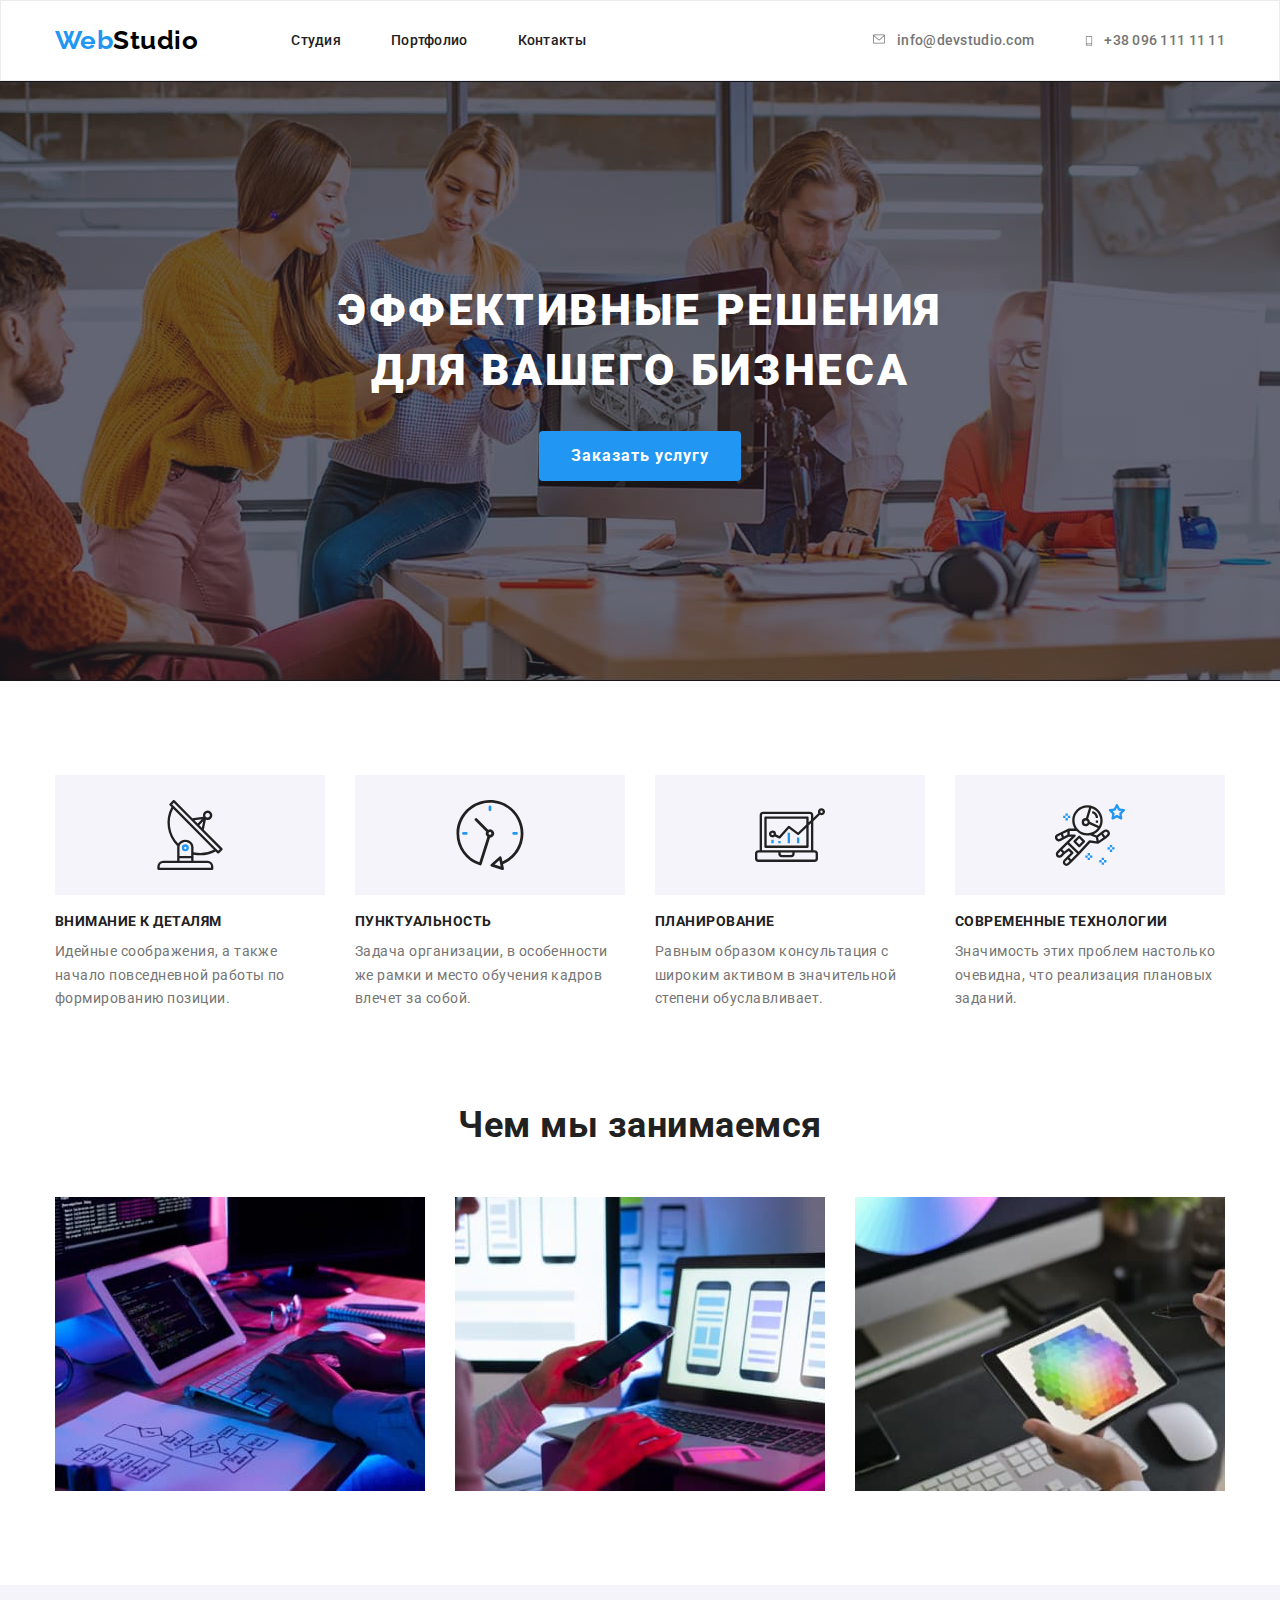
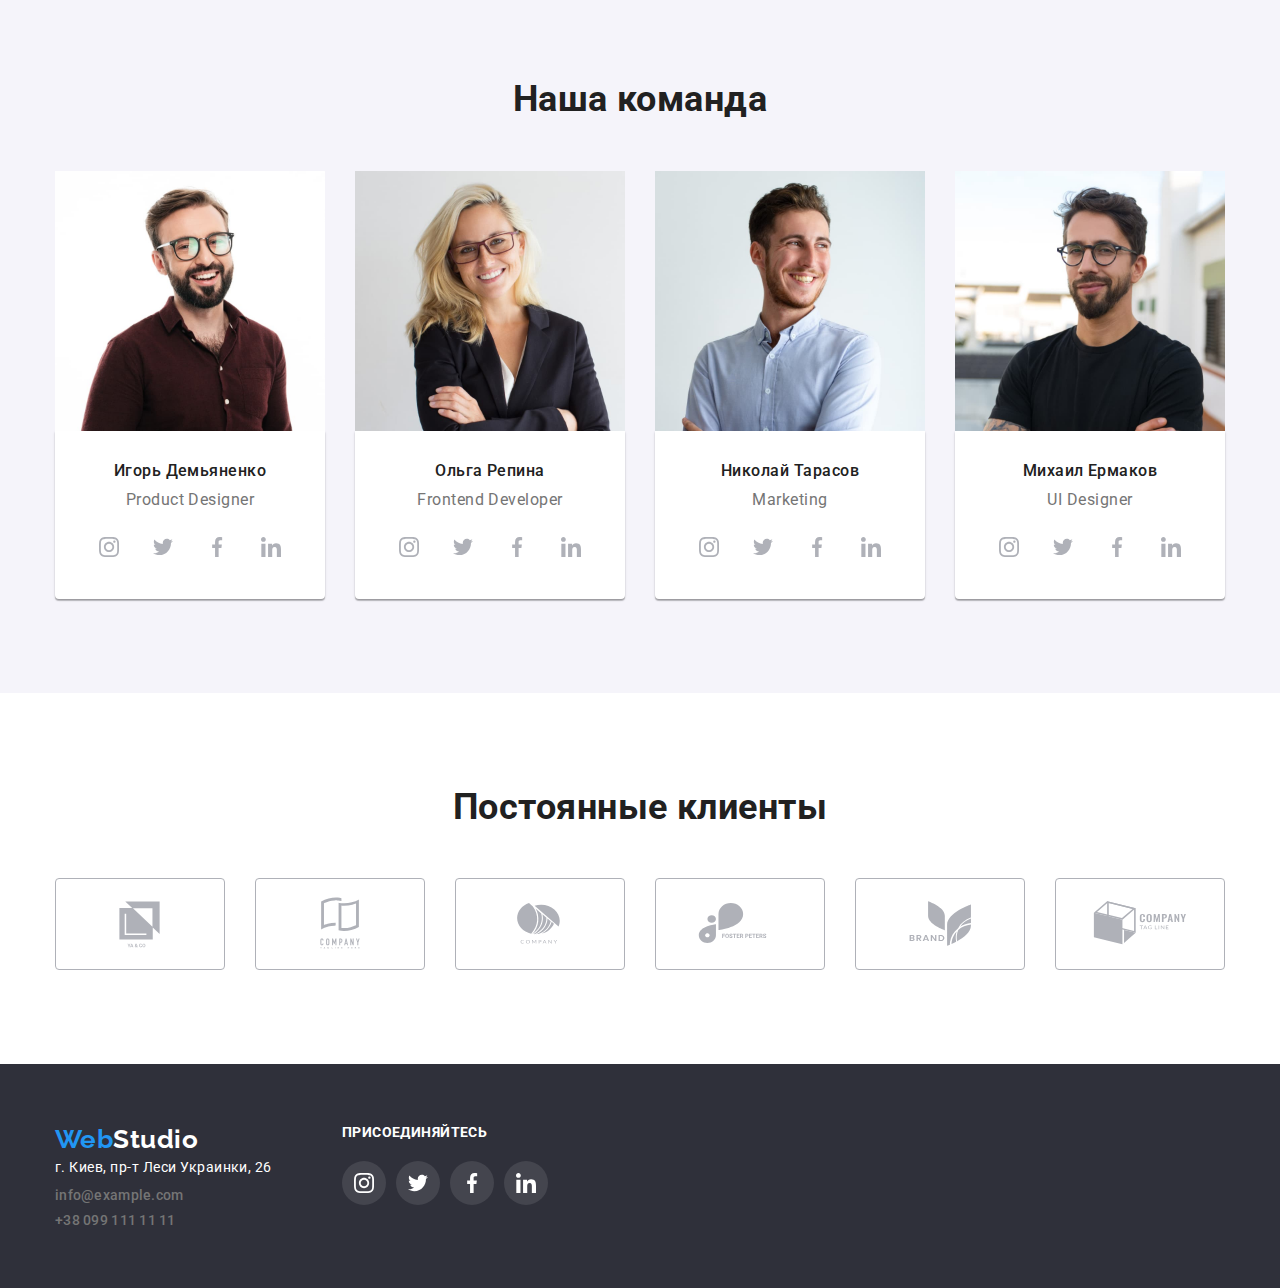
<file: index.html>
<!DOCTYPE html>
<html lang="ru">
<head>
    <meta charset="UTF-8">
    <meta http-equiv="X-UA-Compatible" content="IE=edge">
    <meta name="viewport" content="width=device-width, initial-scale=1.0">
    <link rel="preconnect" href="https://fonts.googleapis.com">
    <link rel="preconnect" href="https://fonts.gstatic.com" crossorigin>
    <link href="https://fonts.googleapis.com/css2?family=Raleway:wght@700&family=Roboto:wght@400;500;700;900&display=swap" rel="stylesheet">
    <link rel="stylesheet" href="https://cdnjs.cloudflare.com/ajax/libs/modern-normalize/1.1.0/modern-normalize.min.css">
    <link rel="stylesheet" href="./css/styles.css">
    <title>WebStudio</title>
</head>
<body>
    <header class="header">
    <div class="container">
        <nav class="header-nav">
            <a class="link-logo link" href="./index.html" lang="en">
            <span class="logo-web">Web</span><span class="logo-studio">Studio</span></a>
            <ul class="header-list list">
                <li class="header-item"><a href="./index.html" class="header-link link">Студия</a></li>
                <li class="header-item"><a href="./portfolio.html" class="header-link link">Портфолио</a></li>
                <li class="header-item"><a href="#contacts" class="header-link link">Контакты</a></li>
            </ul>
        </nav>
        <div class="header-contact">
        <ul class="contacts-list list">
            <li class="contacts">
                <a href="mailto:info@devstudio.com" class="contacts-link link">
                    <svg class="contact-icon" width="16" height="12">
                        <use href="./img/icons.svg#icon-envelope"></use>
                    </svg>
                    info@devstudio.com</a></li>
            <li class="contacts">
                <a href="tel:+380961111111" class="contacts-link link">
                    <svg class="contact-icon" width="10" height="16">
                        <use href="./img/icons.svg#icon-smartphone"></use>
                    </svg>
                    +38 096 111 11 11</a></li>
        </ul>
        </div>
    </div>
    </header>
    <main>
        <!--Секция заказать услуги-->
        <section class="services">
            <div class="services-content">
            <h1 class="services-title">Эффективные решения для вашего бизнеса</h1>
            <button type="button" class="services-btn">Заказать услугу</button>
            </div>
        </section>
        <!--Преимущества-->
        <section class="advantages section">
            <div class="container">
            <h2 class="sicret-title">Наши преимущества</h2>
            <ul class="advantages-list list">
            <li class="advantages-text-list icon-antenna"><h3 class="advantages-title-list">Внимание к деталям</h3>
            <p class="text-after-title">Идейные соображения, а также начало повседневной работы по формированию позиции.
            </p>
            </li>
            <li class="advantages-text-list icon-clock"><h3 class="advantages-title-list">Пунктуальность</h3>
            <p class="text-after-title">Задача организации, в особенности же рамки и место обучения кадров влечет за собой.</p>
            </li>
            <li class="advantages-text-list icon-diagram"><h3 class="advantages-title-list">Планирование</h3>
            <p class="text-after-title">Равным образом консультация с широким активом в значительной степени обуславливает.</p>
            </li>
            <li class="advantages-text-list icon-astronaut"><h3 class="advantages-title-list">Современные технологии</h3>
            <p class="text-after-title">Значимость этих проблем настолько очевидна, что реализация плановых заданий.</p>
            </li>
            </div>
        </ul>
        </section>
        <!---Чем мы занимаемся-->
        <section class="our-work section">
            <div class="container">
            <h2 class="title">Чем мы занимаемся</h2>
            <ul class="our-work-list list">
                <li class="our-work-img">
                    <img src="./img/What_are_we_duing-img1.jpg" alt="Разроботка структуры сайта" width="370" height="294" /></li>
                <li class="our-work-img">
                    <img src="./img/What_are_we_duing-img2.jpg" alt="Настройка адаптивой загрузки" width="370" height="294" /></li>
                <li class="our-work-img">
                    <img src="./img/What_are_we_duing-img3.jpg" alt="Работа дизайнера" width="370" height="294" /></li>
            </ul>
            </div>
        </section>
        <!--Наша команда-->
        <section class="our-team section">
            <div class="container">
            <h2 class="title">Наша команда</h2>
            <ul class="our-team-list list">
                <li class="our-team-block">
                    <img src="./img/our_team-1.jpg" alt="Игорь Демьяненко" width="270" height="260">
                    <div class="content-team"><h3 class="our-team-name">Игорь Демьяненко</h3>
                    <p lang="en" class="text-after-name">Product Designer</p>
                    <ul class="team-soc-list list">
                        <li class="team-soc-item">
                            <a href="" class="team-soc-link link">
                                <svg class="team-soc-icon" width="20" height="20">
                                    <use href="./img/icons.svg#icon-instagram-team"></use>
                                </svg>
                            </a></li>
                        <li class="team-soc-item">
                            <a href="" class="team-soc-link link">
                                <svg class="team-soc-icon" width="20" height="20">
                                    <use href="./img/icons.svg#icon-twitter-team"></use>
                                </svg>
                            </a></li>
                        <li class="team-soc-item">
                            <a href="" class="team-soc-link link">
                                <svg class="team-soc-icon" width="20" height="20">
                                    <use href="./img/icons.svg#icon-facebook-team"></use>
                                </svg>
                            </a></li>
                        <li class="team-soc-item">
                            <a href="" class="team-soc-link link">
                                <svg class="team-soc-icon" width="20" height="20">
                                    <use href="./img/icons.svg#icon-linkedin-team"></use>
                                </svg>
                            </a></li>
                    </ul>
                </div>
                </li>
                <li class="our-team-block">
                    <img src="./img/our_team-2.jpg" alt="Ольга Репина" width="270" height="260">
                    <div class="content-team"><h3 class="our-team-name">Ольга Репина</h3>
                    <p lang="en" class="text-after-name">Frontend Developer</p>
                    <ul class="team-soc-list list">
                        <li class="team-soc-item">
                            <a href="" class="team-soc-link link">
                                <svg class="team-soc-icon" width="20" height="20">
                                    <use href="./img/icons.svg#icon-instagram-team"></use>
                                </svg>
                            </a></li>
                        <li class="team-soc-item">
                            <a href="" class="team-soc-link link">
                                <svg class="team-soc-icon" width="20" height="20">
                                    <use href="./img/icons.svg#icon-twitter-team"></use>
                                </svg>
                            </a></li>
                        <li class="team-soc-item">
                            <a href="" class="team-soc-link link">
                                <svg class="team-soc-icon" width="20" height="20">
                                    <use href="./img/icons.svg#icon-facebook-team"></use>
                                </svg>
                            </a></li>
                        <li class="team-soc-item">
                            <a href="" class="team-soc-link link">
                                <svg class="team-soc-icon" width="20" height="20">
                                    <use href="./img/icons.svg#icon-linkedin-team"></use>
                                </svg>
                            </a></li>
                    </ul>
                </div>
                </li>
                <li class="our-team-block">
                    <img src="./img/our_team-3.jpg" alt="Николай Тарасов" width="270" height="260">
                    <div class="content-team"><h3 class="our-team-name">Николай Тарасов</h3>
                    <p lang="en" class="text-after-name">Marketing</p>
                    <ul class="team-soc-list list">
                        <li class="team-soc-item">
                            <a href="" class="team-soc-link link">
                                <svg class="team-soc-icon" width="20" height="20">
                                    <use href="./img/icons.svg#icon-instagram-team"></use>
                                </svg>
                            </a></li>
                        <li class="team-soc-item">
                            <a href="" class="team-soc-link link">
                                <svg class="team-soc-icon" width="20" height="20">
                                    <use href="./img/icons.svg#icon-twitter-team"></use>
                                </svg>
                            </a></li>
                        <li class="team-soc-item">
                            <a href="" class="team-soc-link link">
                                <svg class="team-soc-icon" width="20" height="20">
                                    <use href="./img/icons.svg#icon-facebook-team"></use>
                                </svg>
                            </a></li>
                        <li class="team-soc-item">
                            <a href="" class="team-soc-link link">
                                <svg class="team-soc-icon" width="20" height="20">
                                    <use href="./img/icons.svg#icon-linkedin-team"></use>
                                </svg>
                            </a></li>
                    </ul>
                </div>
                </li>
                <li class="our-team-block">
                    <img src="./img/our_team-4.jpg" alt="Михаил Ермаков" width="270" height="260">
                    <div class="content-team"><h3 class="our-team-name">Михаил Ермаков</h3>
                    <p lang="en" class="text-after-name">UI Designer</p>
                    <ul class="team-soc-list list">
                        <li class="team-soc-item">
                            <a href="" class="team-soc-link link">
                                <svg class="team-soc-icon" width="20" height="20">
                                    <use href="./img/icons.svg#icon-instagram-team"></use>
                                </svg>
                            </a></li>
                        <li class="team-soc-item">
                            <a href="" class="team-soc-link link">
                                <svg class="team-soc-icon" width="20" height="20">
                                    <use href="./img/icons.svg#icon-twitter-team"></use>
                                </svg>
                            </a></li>
                        <li class="team-soc-item">
                            <a href="" class="team-soc-link link">
                                <svg class="team-soc-icon" width="20" height="20">
                                    <use href="./img/icons.svg#icon-facebook-team"></use>
                                </svg>
                            </a></li>
                        <li class="team-soc-item">
                            <a href="" class="team-soc-link link">
                                <svg class="team-soc-icon" width="20" height="20">
                                    <use href="./img/icons.svg#icon-linkedin-team"></use>
                                </svg>
                            </a></li>
                    </ul>
                </div>
                </li>
            </ul>
            </div>
        </section>
        <!---------------------------------------Постоянные клиенты------------------------->
        <section class="section">
            <div class="container">
            <h2 class="title">Постоянные клиенты</h2>
            <ul class="castomers-list list">
                <li class="castomers-item">
                    <a class="castomers-link" href="">
                        <svg class="castomers-icon">
                            <use href="./img/icons.svg#icon-client-1"></use>
                        </svg>
                    </a></li>
                <li class="castomers-item">
                    <a class="castomers-link" href="">
                        <svg class="castomers-icon">
                            <use href="./img/icons.svg#icon-client-2"></use>
                        </svg>
                    </a></li>
                <li class="castomers-item">
                    <a class="castomers-link" href="">
                        <svg class="castomers-icon">
                            <use href="./img/icons.svg#icon-client-3"></use>
                        </svg>
                    </a></li>
                <li class="castomers-item">
                    <a class="castomers-link" href="">
                        <svg class="castomers-icon">
                            <use href="./img/icons.svg#icon-client-4"></use>
                        </svg>
                    </a></li>
                <li class="castomers-item">
                    <a class="castomers-link" href="">
                        <svg class="castomers-icon">
                            <use href="./img/icons.svg#icon-client-5"></use>
                        </svg>
                    </a></li>
                <li class="castomers-item">
                    <a class="castomers-link" href="">
                        <svg class="castomers-icon">
                            <use href="./img/icons.svg#icon-client-6"></use>
                        </svg>
                    </a></li>
            </ul>
            </div>
        </section>
    </main>
    <footer class="footer">
    <div class="footer-conteiner">
        <div class="footer-content">
        <a class="link-logo link" href="./index.html" lang="en">
        <span class="logo-web">Web</span><span class="footer-logo-studio">Studio</span></a>
        <address id="contacts">
            <ul class="footer-list list">
                <li class="footer-contact"><a href="https://www.google.com/maps/place/%D0%B1%D1%83%D0%BB.+%D0%9B%D0%B5%D1%81%D0%B8+%D0%A3%D0%BA%D1%80%D0%B0%D0%B8%D0%BD%D0%BA%D0%B8,+26,+%D0%9A%D0%B8%D0%B5%D0%B2,+02000/@50.4265807,30.5383858,17z/data=!3m1!4b1!4m5!3m4!1s0x40d4cf0e033ecbe9:0x57a4dffefec77da0!8m2!3d50.4265807!4d30.5383858" target="_blank" rel="noopener noreferrer nofollow" class="address link">г. Киев, пр-т Леси Украинки, 26</a></li>
                <li class="footer-contact"><a href="mailto:info@example.com" class="contacts-link link">info@example.com</a></li>
                <li class="footer-contact"><a href="tel:+380991111111" class="contacts-link link">+38 099 111 11 11</a></li>
            </ul>
        </address>
        </div>
        <div class="footer-soc">
            <h2 class="footer-soc-title">присоединяйтесь</h2>
            <ul class="footer-soc-list list">
                <li class="footer-soc-item">
                    <a href="" class="footer-soc-link link">
                        <svg class="footer-soc-icon" width="20" height="20">
                            <use href="./img/icons.svg#icon-instagram-footer"></use>
                        </svg>
                    </a></li>
                <li class="footer-soc-item">
                    <a href="" class="footer-soc-link link">
                        <svg class="footer-soc-icon" width="20" height="20">
                            <use href="./img/icons.svg#icon-twitter-footer"></use>
                        </svg>
                    </a></li>
                <li class="footer-soc-item">
                    <a href="" class="footer-soc-link link">
                        <svg class="footer-soc-icon" width="20" height="20">
                            <use href="./img/icons.svg#icon-facebook-footer"></use>
                        </svg>
                    </a></li>
                <li class="footer-soc-item">
                    <a href="" class="footer-soc-link link">
                        <svg class="footer-soc-icon" width="20" height="20">
                            <use href="./img/icons.svg#icon-linkedin-footer"></use>
                        </svg>
                    </a></li>
            </ul>
        </div>
    </div>
    </footer>
</body>
</html>
</file>
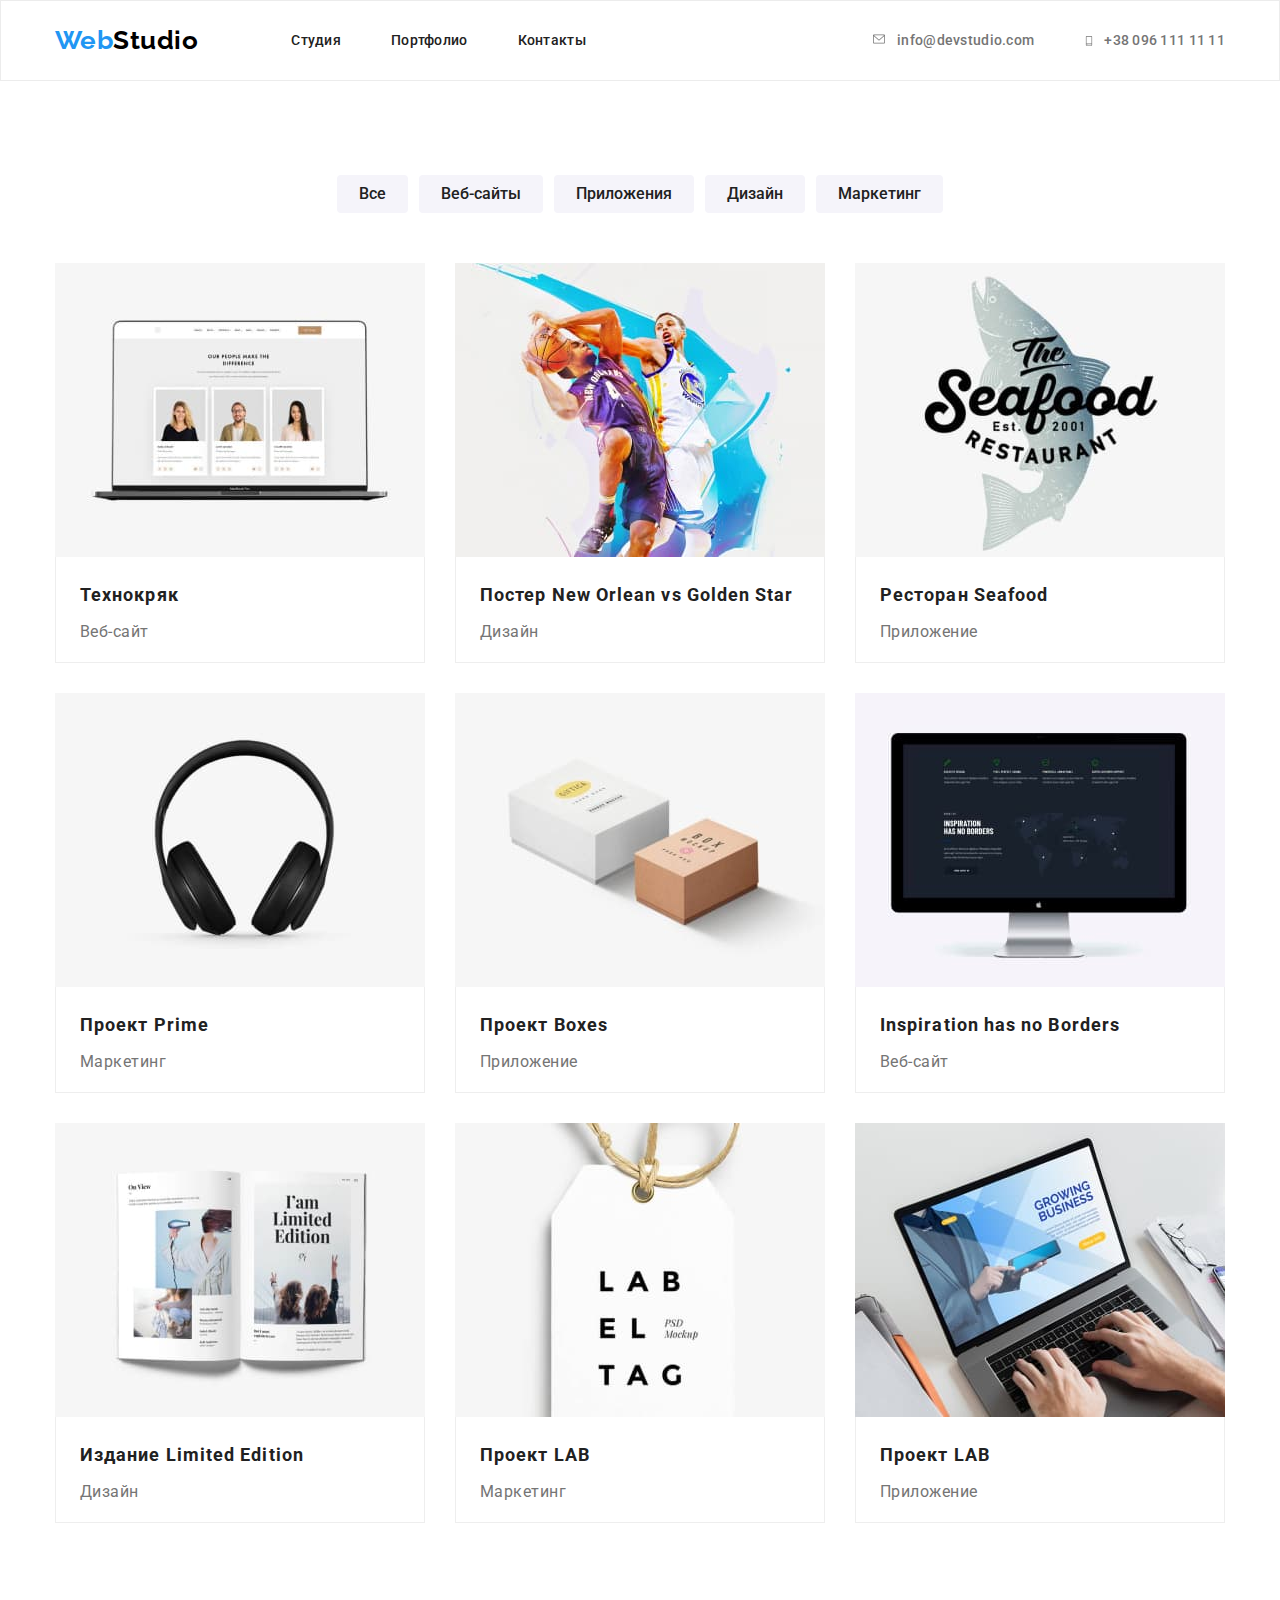
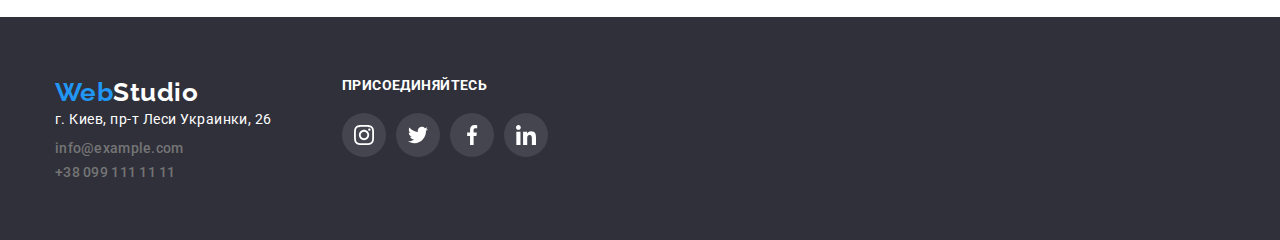
<file: portfolio.html>
<!DOCTYPE html>
<html lang="ru">
    <head>
        <meta charset="UTF-8">
        <meta http-equiv="X-UA-Compatible" content="IE=edge">
        <meta name="viewport" content="width=device-width, initial-scale=1.0">
        <link rel="preconnect" href="https://fonts.googleapis.com">
        <link rel="preconnect" href="https://fonts.gstatic.com" crossorigin>
        <link href="https://fonts.googleapis.com/css2?family=Raleway:wght@700&family=Roboto:wght@400;500;700;900&display=swap" rel="stylesheet">
        <link rel="stylesheet" href="https://cdnjs.cloudflare.com/ajax/libs/modern-normalize/1.1.0/modern-normalize.min.css">
        <link rel="stylesheet" href="./css/styles.css">
        <title>WebStudio</title>
    </head>
<body>
    <header class="header">
        <div class="container">
        <nav class="header-nav">
            <a class="link-logo link" href="./index.html" lang="en">
            <span class="logo-web">Web</span><span class="logo-studio">Studio</span></a>
            <ul class="header-list list">
                <li class="header-item"><a href="./index.html" class="header-link link">Студия</a></li>
                <li class="header-item"><a href="./portfolio.html" class="header-link link">Портфолио</a></li>
                <li class="header-item"><a href="#contacts" class="header-link link">Контакты</a></li>
            </ul>
        </nav>
        <div class="header-contact">
        <ul class="contacts-list list">
            <li class="contacts">
                <a href="mailto:info@devstudio.com" class="contacts-link link">
                    <svg class="contact-icon" width="16" height="12">
                        <use href="./img/icons.svg#icon-envelope"></use>
                    </svg>
                    info@devstudio.com</a></li>
            <li class="contacts">
                <a href="tel:+380961111111" class="contacts-link link">
                    <svg class="contact-icon" width="10" height="16">
                        <use href="./img/icons.svg#icon-smartphone"></use>
                    </svg>
                    +38 096 111 11 11</a></li>
        </ul>
        </div>
        </div>
    </header>
    <main class="main">
        <section class="portfolio section">
        <h1 class="sicret-title">Портфолио</h1>
        <div class="container">
            <ul class="portfolio-nav-list list">
                <li class="portfolio-btn"><button type="button" class="nav-btn">Все</button></li>
                <li class="portfolio-btn"><button type="button" class="nav-btn">Веб-сайты</button></li>
                <li class="portfolio-btn"><button type="button" class="nav-btn">Приложения</button></li>
                <li class="portfolio-btn"><button type="button" class="nav-btn">Дизайн</button></li>
                <li class="portfolio-btn"><button type="button" class="nav-btn">Маркетинг</button></li>
            </ul>
            <ul class="posters-list list">
                <li class="posters-block">
                    <a href="" class="posters-link link">
                    <img src="./img/poster_1.jpg" alt="Технокряк" width="370" height="294">
                    <div class="content-posters">
                        <h2 class="posters-title">Технокряк</h2>
                    <p class="text-ander-img">Веб-сайт</p></div></a>
                </li>
                <li class="posters-block">
                    <a href="" class="posters-link link">
                    <img src="./img/poster_2.jpg" alt="Постер New Orlean vs Golden Star" width="370" height="294">
                    <div class="content-posters">
                        <h2 class="posters-title">Постер New Orlean vs Golden Star</h2>
                    <p class="text-ander-img">Дизайн</p></div></a>
                </li>
                <li class="posters-block">
                    <a href="" class="posters-link link">
                    <img src="./img/poster_3.jpg" alt="Ресторан Seafood" width="370" height="294">
                    <div class="content-posters">
                        <h2 class="posters-title">Ресторан Seafood</h2>
                    <p class="text-ander-img">Приложение</p></div></a>
                </li>
                <li class="posters-block">
                    <a href="" class="posters-link link">
                    <img src="./img/poster_4.jpg" alt="Проект Prime" width="370" height="294">
                    <div class="content-posters">
                        <h2 class="posters-title">Проект Prime</h2>
                    <p class="text-ander-img">Маркетинг</p></div></a>
                </li>
                <li class="posters-block">
                    <a href="" class="posters-link link">
                    <img src="./img/poster_5.jpg" alt="Проект Boxes" width="370" height="294">
                    <div class="content-posters">
                        <h2 class="posters-title">Проект Boxes</h2>
                    <p class="text-ander-img">Приложение</p></div></a>
                </li>
                <li class="posters-block">
                    <a href="" class="posters-link link">
                    <img src="./img/poster_6.jpg" alt="Inspiration has no Borders" width="370" height="294">
                    <div class="content-posters">
                        <h2 class="posters-title">Inspiration has no Borders</h2>
                    <p class="text-ander-img">Веб-сайт</p></div></a>
                </li>
                <li class="posters-block">
                    <a href="" class="posters-link link">
                    <img src="./img/poster_7.jpg" alt="Издание Limited Edition" width="370" height="294">
                    <div class="content-posters">
                        <h2 class="posters-title">Издание Limited Edition</h2>
                    <p class="text-ander-img">Дизайн</p></div></a>
                </li>
                <li class="posters-block">
                    <a href="" class="posters-link link">
                    <img src="./img/poster_8.jpg" alt="Проект LAB Маркетинг" width="370" height="294">
                    <div class="content-posters">
                        <h2 class="posters-title">Проект LAB</h2>
                    <p class="text-ander-img">Маркетинг</p></div></a>
                </li>
                <li class="posters-block">
                    <a href="" class="posters-link link">
                    <img src="./img/poster_9.jpg" alt="Проект LAB Приложение" width="370" height="294">
                    <div class="content-posters">
                        <h2 class="posters-title">Проект LAB</h2>
                    <p class="text-ander-img">Приложение</p></div></a>
                </li>
            </ul>
        </div>
        </section>
    </main>
    <footer class="footer">
        <div class="footer-conteiner">
            <div class="footer-content">
            <a class="link-logo link" href="./index.html" lang="en">
            <span class="logo-web">Web</span><span class="footer-logo-studio">Studio</span></a>
            <address id="contacts">
                <ul class="footer-list list">
                    <li class="footer-contact"><a href="https://www.google.com/maps/place/%D0%B1%D1%83%D0%BB.+%D0%9B%D0%B5%D1%81%D0%B8+%D0%A3%D0%BA%D1%80%D0%B0%D0%B8%D0%BD%D0%BA%D0%B8,+26,+%D0%9A%D0%B8%D0%B5%D0%B2,+02000/@50.4265807,30.5383858,17z/data=!3m1!4b1!4m5!3m4!1s0x40d4cf0e033ecbe9:0x57a4dffefec77da0!8m2!3d50.4265807!4d30.5383858" target="_blank" rel="noopener noreferrer nofollow" class="address link">г. Киев, пр-т Леси Украинки, 26</a></li>
                    <li class="footer-contact"><a href="mailto:info@example.com" class="contacts-link link">info@example.com</a></li>
                    <li class="footer-contact"><a href="tel:+380991111111" class="contacts-link link">+38 099 111 11 11</a></li>
                </ul>
            </address>
            </div>
            <div class="footer-soc">
                <h2 class="footer-soc-title">присоединяйтесь</h2>
                <ul class="footer-soc-list list">
                    <li class="footer-soc-item">
                        <a href="" class="footer-soc-link link">
                            <svg class="footer-soc-icon" width="20" height="20">
                                <use href="./img/icons.svg#icon-instagram-footer"></use>
                            </svg>
                        </a></li>
                    <li class="footer-soc-item">
                        <a href="" class="footer-soc-link link">
                            <svg class="footer-soc-icon" width="20" height="20">
                                <use href="./img/icons.svg#icon-twitter-footer"></use>
                            </svg>
                        </a></li>
                    <li class="footer-soc-item">
                        <a href="" class="footer-soc-link link">
                            <svg class="footer-soc-icon" width="20" height="20">
                                <use href="./img/icons.svg#icon-facebook-footer"></use>
                            </svg>
                        </a></li>
                    <li class="footer-soc-item">
                        <a href="" class="footer-soc-link link">
                            <svg class="footer-soc-icon" width="20" height="20">
                                <use href="./img/icons.svg#icon-linkedin-footer"></use>
                            </svg>
                        </a></li>
                </ul>
            </div>
        </div>
        </footer>
</body>
</html>
</file>
<file: css/styles.css>
:root {
--accent-color: #2196F3;
}

body {
 /* color:#212121; */
font-family: 'Roboto', sans-serif;
font-size: 16px;
letter-spacing: 0.03em;
color: #757575;
}

h1,h2,h3,h4,h5,h6,p {
padding: 0;
margin: 0;
}

img {
display: block;
max-width: 100%;
height: auto;
}

.list {
padding: 0;
margin: 0;
list-style: none;
}

.link {
text-decoration: none;
}

.container {
width: 1200px;
padding-left: 15px;
padding-right: 15px;
margin: 0 auto;
/* outline: 1px solid red; */
}

.section {
padding-top: 94px;
padding-bottom: 94px;   
}

.title {
font-weight: 700;
font-size: 36px;
line-height: 1.16;
text-align: center;
color: #212121;
margin-bottom: 50px;
}

/* ---------------------------------HEADER--------------------------*/ 

.header .container {
display: flex;
align-items: center;
}
.header {
border: 1px solid #ECECEC;
}

.header-nav {
display: flex;
align-items: center;
}

.link-logo {
font-family: 'Raleway';
font-style: normal;
font-weight: 700;
font-size: 26px;
line-height: 1.20;
}

.logo-web {
color: #2196F3; 
}

.logo-studio {
color: #000000;
margin-right: 93px;
}

.header-list {
display: flex;
}

.header-item:not(:last-child) {
margin-right: 50px;
}

.header-item {
color: #212121;
}

.header-link {
padding-top: 32px;
padding-bottom: 32px;
display: block;
color: inherit;
font-weight: 500;
font-size: 14px;
line-height:1.10;
letter-spacing: 0.02em
}

.header-link:hover,
.header-link:focus {
color: var(--accent-color)
}

.header-contact {
margin-left: auto;
}

.contacts-list {
display: flex;
}

.contacts:not(:last-child) {
margin-right: 50px;
}

.contacts-link {
display: flex;
font-family: 'Roboto';
font-style: normal;
font-weight: 500;
font-size: 14px;
line-height: 1.10;
letter-spacing: 0.02em;
color: #757575;
}

.contacts-link:hover,
.contacts-link:focus {
color: var(--accent-color)
}

.contact-icon {
fill: currentColor;
margin-right: 10px;
}

/* ----------------------Секция заказать услуги---------------- */
.services {
background-color: #2F303A;
background-image: linear-gradient(rgba(47, 48, 58, 0.4),
rgba(47, 48, 58, 0.4)),
url('../img/services-background-Img1.jpg');
background-repeat: no-repeat;
background-position: center;
background-size: cover;
block-size: cover;
max-width: 1600px;
height: 600px;
margin-left: auto;
margin-right: auto;
padding-top: 200px;
padding-bottom: 200px; 
}

.services-content {
max-width: 696px;
text-align: center;
margin: 0 auto; 
}

.services-title {
font-weight: 900;
font-size: 44px;
line-height: 1.36;
text-align: center;
letter-spacing: 0.06em;
text-transform: uppercase;
color: #FFFFFF;
margin-bottom: 30px;
}
.services-btn {
font-family: 'Roboto';
font-style: normal;
color: #FFFFFF;
background-color: #F5F4FA;
cursor: pointer;
border: none;
font-weight: 700;
font-size: 16px;
line-height: 1.90;
letter-spacing: 0.06em;
background-color: #2196F3;
padding: 10px 32px;
border-radius: 4px;
}

.services-btn:hover {
color: #FFFFFF;
background-color: #188CE8;
}

/* ----------------------------Преимущества-------------------- */

.advantages {
padding-bottom: 0px;
}

.sicret-title {
position: absolute;
white-space: nowrap;
width: 1px;
height: 1px;
overflow: hidden;
border: 0;
padding: 0;
clip: rect(0 0 0 0);
clip-path: inset(50%);
margin: -1px;
}

.advantages-list {
display: flex;
}

.advantages-text-list {
width: calc((100% - 90px) / 4);
}

.advantages-text-list:not(:last-child){
margin-right: 30px;
}

.advantages-text-list::before {
display: block;
content: "";
height: 120px;
background-size: 70px;
background-repeat: no-repeat;
background-position: center;
background-color: #F5F4FA;
margin-bottom: 19px;
/* outline: 1px solid red; */
}

.icon-antenna::before {
background-image: url('../img/icon-antenna1.svg');
}

.icon-clock::before {
background-image: url('../img/icon-clock1.svg');
}

.icon-diagram::before {
background-image: url('../img/icon-diagram1.svg');
}

.icon-astronaut::before {
background-image: url('../img/icon-astronaut1.svg');
}

.advantages-title-list {
font-weight: 700;
font-size: 14px;
line-height: 1.10;
text-transform: uppercase;
color: #212121;
padding-bottom: 10px;
}
.text-after-title {
font-weight: 400;
font-size: 14px;
line-height: 1.70;
}

/* -------------------------Чем мы занимаемся---------------- */

.our-work-list {
display: flex;
}

.our-work-img {
width: calc((100% - 60px) / 3);
}
.our-work-img:not(:last-child){
margin-right: 30px;
}

/* ---------------------------Наша команда----------------------- */

.our-team {
background-color: #F5F4FA;
}

.content-team {
padding-bottom: 30px;
padding-top: 30px;
border-radius: 0px 0px 4px 4px;
background-color: #FFFFFF;
box-shadow: 0px 1px 3px rgba(0, 0, 0, 0.12), 
0px 1px 1px rgba(0, 0, 0, 0.14), 
0px 2px 1px rgba(0, 0, 0, 0.2);
}

.our-team-list {
display: flex;
}

.our-team-block {
width: calc((100% - 90px) / 4);
}

.our-team-block:not(:last-child){
margin-right: 30px;
}

.our-team-name {
font-weight: 500;
font-size: 16px;
line-height: 1.19;
text-align: center;
color: #212121;
margin-bottom: 10px;
}

.text-after-name {
font-size: 16px;
line-height: 1.19;
text-align: center;
margin-bottom: 16px;
}

.team-soc-list {
display: flex;
justify-content: center;
}

.team-soc-item {

margin-right: 10px;
}

.team-soc-item:last-child {
margin-right: 0;
}

.team-soc-link {
display: flex;
align-items: center;
justify-content: center;
width: 44px;
height: 44px;
border-radius: 50%;
}

.team-soc-icon {
fill: #AFB1B8;
}

.team-soc-link:hover,
.team-soc-link:focus {
background-color: var(--accent-color);
}

.team-soc-link:hover .team-soc-icon,
.team-soc-link:focus .team-soc-icon {
fill: #FFFFFF;
}

/* --------------------------Постоянные клиенты--------------------- */
.castomers-list {
display: flex;
justify-content: center;
}

.castomers-item {
width: calc((100% - 150px) / 6);
display: flex;
margin-right: 30px;
}

.castomers-item:last-child{
margin-right: 0px; 
}

.castomers-link {
display: flex;
align-items: center;
justify-content: center;
width: 170px;
height: 92px;
border: 1px solid #AFB1B8;
border-radius: 4px;
padding: 16px 32px;
}

.castomers-icon {
fill:#AFB1B8;
}

.castomers-link:hover, 
.castomers-link:focus {
border-color: var(--accent-color) ;
}

.castomers-link:hover .castomers-icon, 
.castomers-link:focus .castomers-icon {
fill:#2196F3 ;
}

/* ---------------------------------FOOTER-------------------- */
.footer {
background-color:#2F303A;
padding-top: 60px;
padding-bottom: 60px;
}

.footer-conteiner {
display: flex;
width: 1200px;
padding-left: 15px;
padding-right: 15px;
margin: 0 auto;
}

.footer-logo-studio { 
font-family: 'Raleway';
font-style: normal;
color: #FFFFFF;
}

.footer-soc-list {
margin-top: 20px;
}

.footer-contact:not(:last-child) {
margin-bottom: 9px;
}

.address {
font-family: 'Roboto';
font-style: normal;
font-size: 14px;
line-height: 1.70;
color: #FFFFFF;
}

.footer-soc {
justify-content: flex-start;
margin-left: 70px;
width: 80px;
height: 206;
}

.footer-soc-title {
font-style: normal;
font-weight: 700;
font-size: 14px;
line-height: 1.15;
letter-spacing: 0.03em;
text-transform: uppercase;
margin-bottom: 20px;
margin-top: 0px;
color: #FFFFFF
}

.footer-soc-list {
display: flex;
}

.footer-soc-item {
margin-right: 10px;
}

/* .footer-soc-item:not(:last-child) {
margin-right: 0px;
} */

.footer-soc-link {
display: flex;
align-items: center;
justify-content: center;
width: 44px;
height: 44px;
border-radius: 50%;
background-color: rgba(255, 255, 255, 0.1);
}

.footer-soc-link:hover,
.footer-soc-link:focus {
background-color: var(--accent-color)
}

/* -----------------------------2page PORTFOLIO--------------- */

/* -----------------------------portfilio-nav----------------- */

.nav-btn {
font-family: 'Roboto';
font-style: normal;
font-weight: 500;
font-size: 16px;
line-height: 1.60;
color: #212121;
background-color: #F5F4FA;
cursor: pointer;
border: none;
}

.nav-btn:hover,
.nav-btn:focus {
color: #FFFFFF;
background-color: #2196F3;
box-shadow: 0px 3px 1px 
rgba(0, 0, 0, 0.1), 0px 1px 2px 
rgba(0, 0, 0, 0.08), 0px 2px 2px 
rgba(0, 0, 0, 0.12);    
}

/* ---------------------------------POSTERS----------------- */

.portfolio-nav-list {
display: flex;
justify-content: center;
padding-bottom: 50px;
}

.nav-btn {
padding: 6px 22px;
border-radius: 4px;
}

.portfolio-btn:not(:last-child){
margin-right: 11px; 
}

.posters-list {
display: flex;
flex-wrap: wrap;
}

.posters-block {
width: calc((100% - 60px) / 3);
margin-right: 30px;
margin-bottom: 30px;
}

.posters-block:nth-child(3n) {
margin-right: 0;
}

.posters-block:nth-child(n + 7) {
margin-bottom: 0;
}

.posters-link {
display: block;
}

.posters-link:hover,
.posters-link:focus {
box-shadow: 0px 1px 1px 
rgba(0, 0, 0, 0.12), 0px 4px 4px 
rgba(0, 0, 0, 0.06), 1px 4px 6px 
rgba(0, 0, 0, 0.16);
}

.posters-title {
font-weight: 700;
font-size: 18px;
line-height: 2.00;
letter-spacing: 0.06em;
color: #212121;
padding-bottom: 10px;
}
.text-ander-img {
font-family: 'Roboto';
font-style: normal;
font-size: 16px;
line-height: 1.18;
color: #757575;
}

.content-posters {
border-width: 0px 1px 1px 1px;
border-style: solid;
border-color: #EEEEEE;
padding: 20px 24px;
}
</file>
